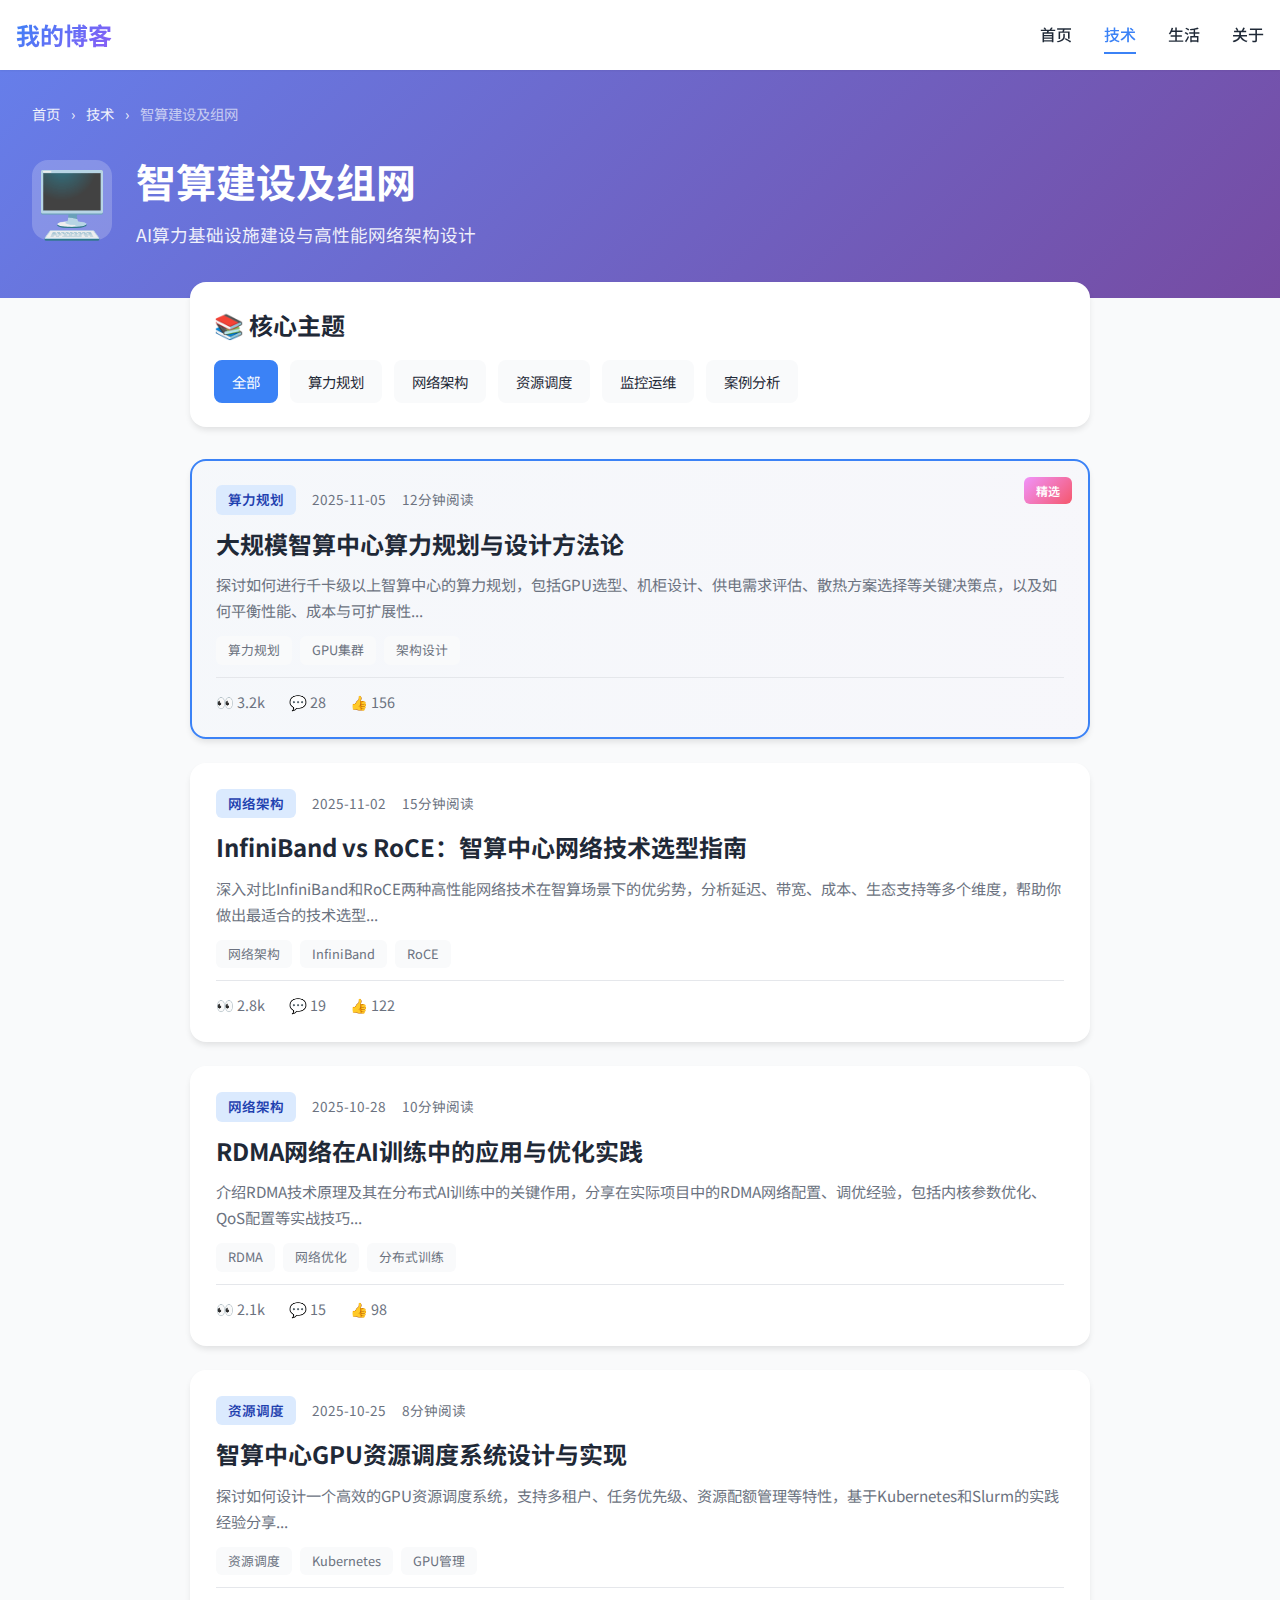
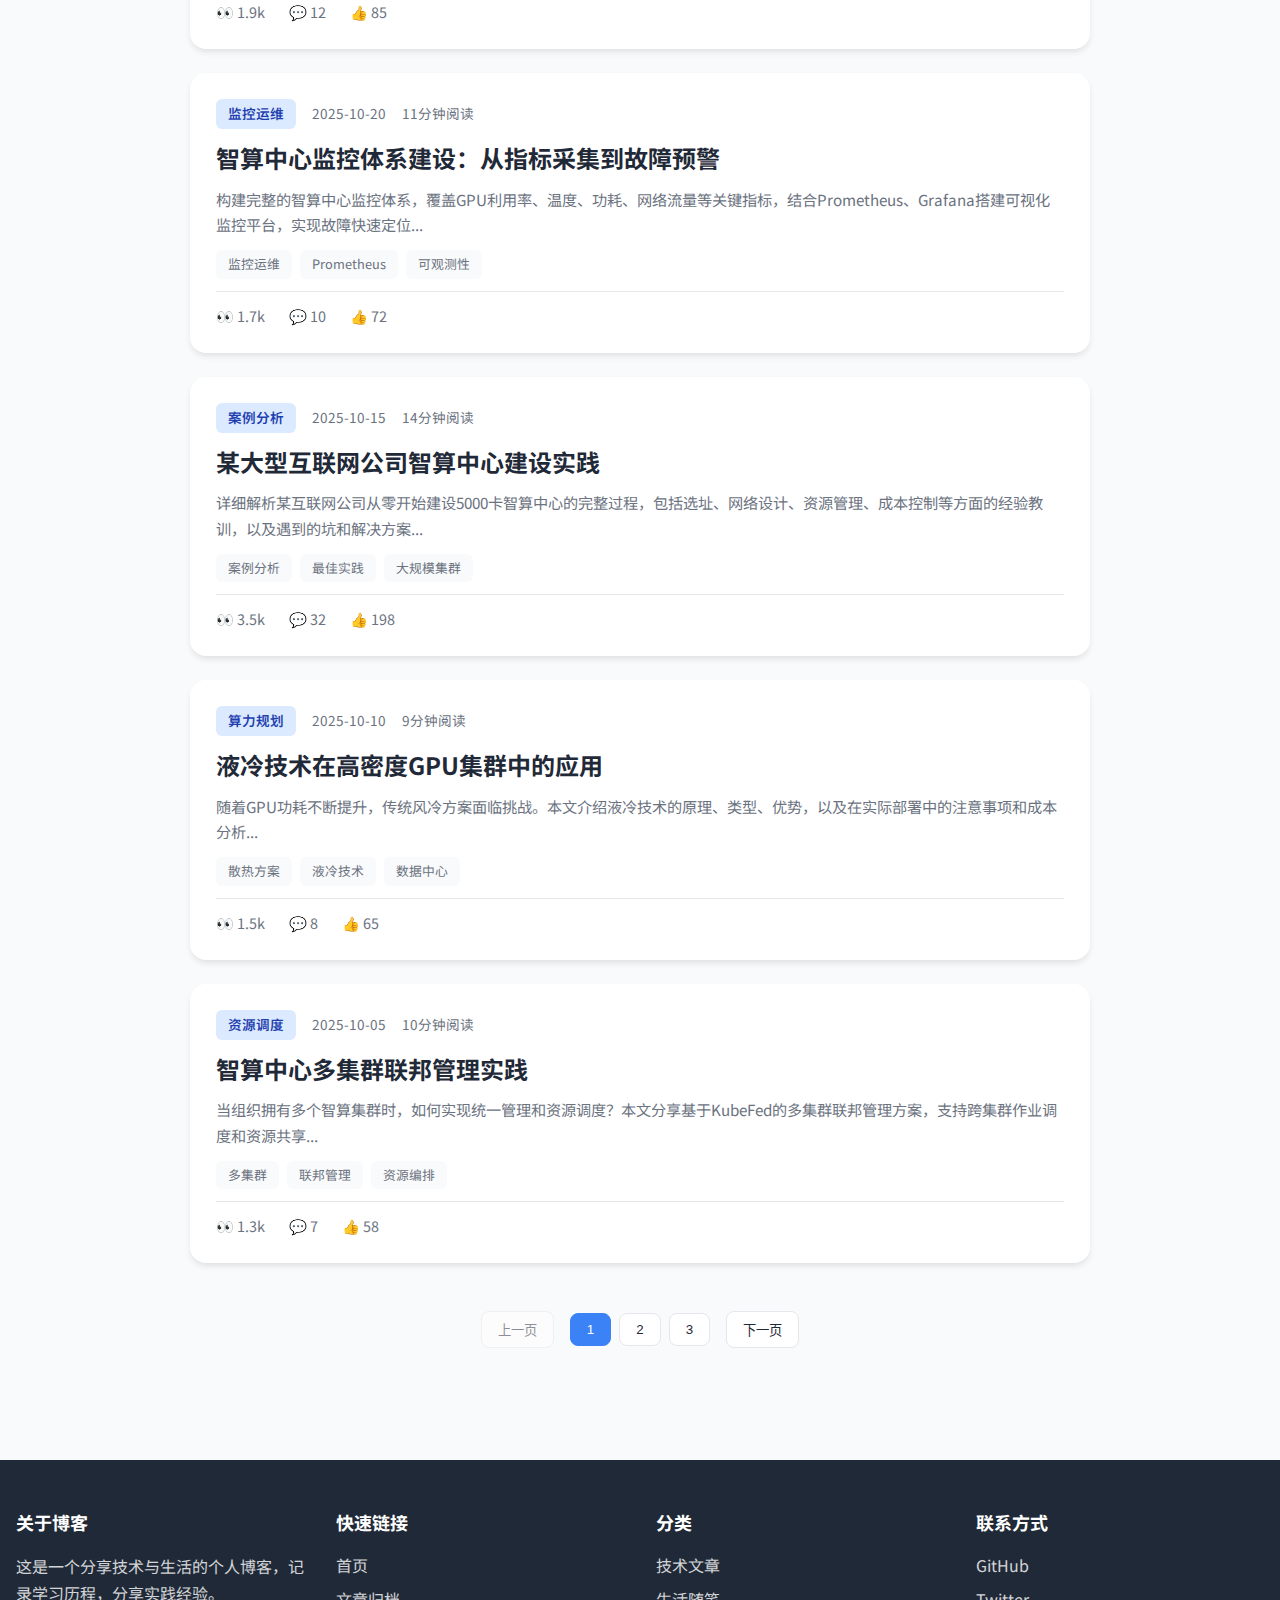
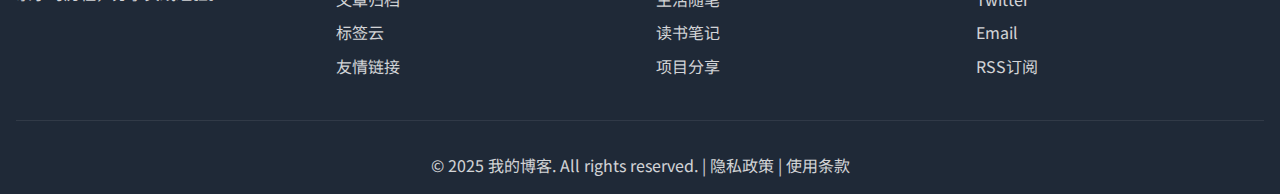
<file: ai-computing.html>
<!DOCTYPE html>
<html lang="zh-CN">
<head>
    <meta charset="UTF-8">
    <meta name="viewport" content="width=device-width, initial-scale=1.0">
    <title>智算建设及组网 - Astor的博客</title>
    <link rel="stylesheet" href="styles.css">
    <link rel="preconnect" href="https://fonts.googleapis.com">
    <link rel="preconnect" href="https://fonts.gstatic.com" crossorigin>
    <link href="https://fonts.googleapis.com/css2?family=Noto+Sans+SC:wght@300;400;500;700&display=swap" rel="stylesheet">
</head>
<body>
    <!-- 导航栏 -->
    <nav class="navbar">
        <div class="container">
            <div class="nav-wrapper">
                <div class="logo">
                    <a href="index.html" class="logo-link">我的博客</a>
                </div>
                <ul class="nav-menu">
                    <li><a href="index.html">首页</a></li>
                    <li><a href="#tech" class="active">技术</a></li>
                    <li><a href="#life">生活</a></li>
                    <li><a href="#about">关于</a></li>
                </ul>
                <div class="hamburger">
                    <span></span>
                    <span></span>
                    <span></span>
                </div>
            </div>
        </div>
    </nav>

    <!-- 页面头部 -->
    <header class="page-header">
        <div class="container">
            <div class="breadcrumb">
                <a href="index.html">首页</a>
                <span class="separator">›</span>
                <a href="index.html#tech">技术</a>
                <span class="separator">›</span>
                <span class="current">智算建设及组网</span>
            </div>
            <div class="category-header">
                <div class="category-icon-large">🖥️</div>
                <div class="category-header-text">
                    <h1>智算建设及组网</h1>
                    <p>AI算力基础设施建设与高性能网络架构设计</p>
                </div>
            </div>
        </div>
    </header>

    <!-- 主要内容区域 -->
    <main class="main-content">
        <div class="container">
            <div class="content-grid-single">
                <!-- 文章列表 -->
                <section class="article-list-section">
                    <!-- 核心主题概览 -->
                    <div class="topic-overview">
                        <h2>📚 核心主题</h2>
                        <div class="topic-tags">
                            <span class="topic-tag active">全部</span>
                            <span class="topic-tag">算力规划</span>
                            <span class="topic-tag">网络架构</span>
                            <span class="topic-tag">资源调度</span>
                            <span class="topic-tag">监控运维</span>
                            <span class="topic-tag">案例分析</span>
                        </div>
                    </div>

                    <!-- 文章列表 -->
                    <div class="article-list">
                        <!-- 文章项 1 -->
                        <article class="article-item featured">
                            <div class="article-badge">精选</div>
                            <div class="article-main">
                                <div class="article-meta">
                                    <span class="article-category">算力规划</span>
                                    <span class="article-date">2025-11-05</span>
                                    <span class="article-reading">12分钟阅读</span>
                                </div>
                                <h3 class="article-title">
                                    <a href="#">大规模智算中心算力规划与设计方法论</a>
                                </h3>
                                <p class="article-excerpt">
                                    探讨如何进行千卡级以上智算中心的算力规划，包括GPU选型、机柜设计、供电需求评估、散热方案选择等关键决策点，以及如何平衡性能、成本与可扩展性...
                                </p>
                                <div class="article-tags">
                                    <span class="mini-tag">算力规划</span>
                                    <span class="mini-tag">GPU集群</span>
                                    <span class="mini-tag">架构设计</span>
                                </div>
                                <div class="article-stats">
                                    <span>👀 3.2k</span>
                                    <span>💬 28</span>
                                    <span>👍 156</span>
                                </div>
                            </div>
                        </article>

                        <!-- 文章项 2 -->
                        <article class="article-item">
                            <div class="article-main">
                                <div class="article-meta">
                                    <span class="article-category">网络架构</span>
                                    <span class="article-date">2025-11-02</span>
                                    <span class="article-reading">15分钟阅读</span>
                                </div>
                                <h3 class="article-title">
                                    <a href="#">InfiniBand vs RoCE：智算中心网络技术选型指南</a>
                                </h3>
                                <p class="article-excerpt">
                                    深入对比InfiniBand和RoCE两种高性能网络技术在智算场景下的优劣势，分析延迟、带宽、成本、生态支持等多个维度，帮助你做出最适合的技术选型...
                                </p>
                                <div class="article-tags">
                                    <span class="mini-tag">网络架构</span>
                                    <span class="mini-tag">InfiniBand</span>
                                    <span class="mini-tag">RoCE</span>
                                </div>
                                <div class="article-stats">
                                    <span>👀 2.8k</span>
                                    <span>💬 19</span>
                                    <span>👍 122</span>
                                </div>
                            </div>
                        </article>

                        <!-- 文章项 3 -->
                        <article class="article-item">
                            <div class="article-main">
                                <div class="article-meta">
                                    <span class="article-category">网络架构</span>
                                    <span class="article-date">2025-10-28</span>
                                    <span class="article-reading">10分钟阅读</span>
                                </div>
                                <h3 class="article-title">
                                    <a href="#">RDMA网络在AI训练中的应用与优化实践</a>
                                </h3>
                                <p class="article-excerpt">
                                    介绍RDMA技术原理及其在分布式AI训练中的关键作用，分享在实际项目中的RDMA网络配置、调优经验，包括内核参数优化、QoS配置等实战技巧...
                                </p>
                                <div class="article-tags">
                                    <span class="mini-tag">RDMA</span>
                                    <span class="mini-tag">网络优化</span>
                                    <span class="mini-tag">分布式训练</span>
                                </div>
                                <div class="article-stats">
                                    <span>👀 2.1k</span>
                                    <span>💬 15</span>
                                    <span>👍 98</span>
                                </div>
                            </div>
                        </article>

                        <!-- 文章项 4 -->
                        <article class="article-item">
                            <div class="article-main">
                                <div class="article-meta">
                                    <span class="article-category">资源调度</span>
                                    <span class="article-date">2025-10-25</span>
                                    <span class="article-reading">8分钟阅读</span>
                                </div>
                                <h3 class="article-title">
                                    <a href="#">智算中心GPU资源调度系统设计与实现</a>
                                </h3>
                                <p class="article-excerpt">
                                    探讨如何设计一个高效的GPU资源调度系统，支持多租户、任务优先级、资源配额管理等特性，基于Kubernetes和Slurm的实践经验分享...
                                </p>
                                <div class="article-tags">
                                    <span class="mini-tag">资源调度</span>
                                    <span class="mini-tag">Kubernetes</span>
                                    <span class="mini-tag">GPU管理</span>
                                </div>
                                <div class="article-stats">
                                    <span>👀 1.9k</span>
                                    <span>💬 12</span>
                                    <span>👍 85</span>
                                </div>
                            </div>
                        </article>

                        <!-- 文章项 5 -->
                        <article class="article-item">
                            <div class="article-main">
                                <div class="article-meta">
                                    <span class="article-category">监控运维</span>
                                    <span class="article-date">2025-10-20</span>
                                    <span class="article-reading">11分钟阅读</span>
                                </div>
                                <h3 class="article-title">
                                    <a href="#">智算中心监控体系建设：从指标采集到故障预警</a>
                                </h3>
                                <p class="article-excerpt">
                                    构建完整的智算中心监控体系，覆盖GPU利用率、温度、功耗、网络流量等关键指标，结合Prometheus、Grafana搭建可视化监控平台，实现故障快速定位...
                                </p>
                                <div class="article-tags">
                                    <span class="mini-tag">监控运维</span>
                                    <span class="mini-tag">Prometheus</span>
                                    <span class="mini-tag">可观测性</span>
                                </div>
                                <div class="article-stats">
                                    <span>👀 1.7k</span>
                                    <span>💬 10</span>
                                    <span>👍 72</span>
                                </div>
                            </div>
                        </article>

                        <!-- 文章项 6 -->
                        <article class="article-item">
                            <div class="article-main">
                                <div class="article-meta">
                                    <span class="article-category">案例分析</span>
                                    <span class="article-date">2025-10-15</span>
                                    <span class="article-reading">14分钟阅读</span>
                                </div>
                                <h3 class="article-title">
                                    <a href="#">某大型互联网公司智算中心建设实践</a>
                                </h3>
                                <p class="article-excerpt">
                                    详细解析某互联网公司从零开始建设5000卡智算中心的完整过程，包括选址、网络设计、资源管理、成本控制等方面的经验教训，以及遇到的坑和解决方案...
                                </p>
                                <div class="article-tags">
                                    <span class="mini-tag">案例分析</span>
                                    <span class="mini-tag">最佳实践</span>
                                    <span class="mini-tag">大规模集群</span>
                                </div>
                                <div class="article-stats">
                                    <span>👀 3.5k</span>
                                    <span>💬 32</span>
                                    <span>👍 198</span>
                                </div>
                            </div>
                        </article>

                        <!-- 文章项 7 -->
                        <article class="article-item">
                            <div class="article-main">
                                <div class="article-meta">
                                    <span class="article-category">算力规划</span>
                                    <span class="article-date">2025-10-10</span>
                                    <span class="article-reading">9分钟阅读</span>
                                </div>
                                <h3 class="article-title">
                                    <a href="#">液冷技术在高密度GPU集群中的应用</a>
                                </h3>
                                <p class="article-excerpt">
                                    随着GPU功耗不断提升，传统风冷方案面临挑战。本文介绍液冷技术的原理、类型、优势，以及在实际部署中的注意事项和成本分析...
                                </p>
                                <div class="article-tags">
                                    <span class="mini-tag">散热方案</span>
                                    <span class="mini-tag">液冷技术</span>
                                    <span class="mini-tag">数据中心</span>
                                </div>
                                <div class="article-stats">
                                    <span>👀 1.5k</span>
                                    <span>💬 8</span>
                                    <span>👍 65</span>
                                </div>
                            </div>
                        </article>

                        <!-- 文章项 8 -->
                        <article class="article-item">
                            <div class="article-main">
                                <div class="article-meta">
                                    <span class="article-category">资源调度</span>
                                    <span class="article-date">2025-10-05</span>
                                    <span class="article-reading">10分钟阅读</span>
                                </div>
                                <h3 class="article-title">
                                    <a href="#">智算中心多集群联邦管理实践</a>
                                </h3>
                                <p class="article-excerpt">
                                    当组织拥有多个智算集群时，如何实现统一管理和资源调度？本文分享基于KubeFed的多集群联邦管理方案，支持跨集群作业调度和资源共享...
                                </p>
                                <div class="article-tags">
                                    <span class="mini-tag">多集群</span>
                                    <span class="mini-tag">联邦管理</span>
                                    <span class="mini-tag">资源编排</span>
                                </div>
                                <div class="article-stats">
                                    <span>👀 1.3k</span>
                                    <span>💬 7</span>
                                    <span>👍 58</span>
                                </div>
                            </div>
                        </article>
                    </div>

                    <!-- 分页 -->
                    <div class="pagination">
                        <button class="page-btn" disabled>上一页</button>
                        <div class="page-numbers">
                            <button class="page-num active">1</button>
                            <button class="page-num">2</button>
                            <button class="page-num">3</button>
                        </div>
                        <button class="page-btn">下一页</button>
                    </div>
                </section>
            </div>
        </div>
    </main>

    <!-- 页脚 -->
    <footer class="footer">
        <div class="container">
            <div class="footer-content">
                <div class="footer-section">
                    <h4>关于博客</h4>
                    <p>这是一个分享技术与生活的个人博客，记录学习历程，分享实践经验。</p>
                </div>
                <div class="footer-section">
                    <h4>快速链接</h4>
                    <ul>
                        <li><a href="index.html">首页</a></li>
                        <li><a href="#">文章归档</a></li>
                        <li><a href="#">标签云</a></li>
                        <li><a href="#">友情链接</a></li>
                    </ul>
                </div>
                <div class="footer-section">
                    <h4>分类</h4>
                    <ul>
                        <li><a href="#">技术文章</a></li>
                        <li><a href="#">生活随笔</a></li>
                        <li><a href="#">读书笔记</a></li>
                        <li><a href="#">项目分享</a></li>
                    </ul>
                </div>
                <div class="footer-section">
                    <h4>联系方式</h4>
                    <ul>
                        <li><a href="https://github.com/astor-oss" target="_blank">GitHub</a></li>
                        <li><a href="#">Twitter</a></li>
                        <li><a href="mailto:huzongxing0826@gmail.com">Email</a></li>
                        <li><a href="#">RSS订阅</a></li>
                    </ul>
                </div>
            </div>
            <div class="footer-bottom">
                <p>&copy; 2025 我的博客. All rights reserved. | <a href="#">隐私政策</a> | <a href="#">使用条款</a></p>
            </div>
        </div>
    </footer>

    <script src="script.js"></script>
</body>
</html>
</file>
<file: styles.css>
/* 全局样式 */
* {
    margin: 0;
    padding: 0;
    box-sizing: border-box;
}

:root {
    --primary-color: #3b82f6;
    --secondary-color: #8b5cf6;
    --accent-color: #06b6d4;
    --text-color: #1f2937;
    --text-light: #6b7280;
    --bg-color: #ffffff;
    --bg-secondary: #f9fafb;
    --border-color: #e5e7eb;
    --shadow-sm: 0 1px 2px 0 rgba(0, 0, 0, 0.05);
    --shadow-md: 0 4px 6px -1px rgba(0, 0, 0, 0.1);
    --shadow-lg: 0 10px 15px -3px rgba(0, 0, 0, 0.1);
    --shadow-xl: 0 20px 25px -5px rgba(0, 0, 0, 0.1);
    --radius-sm: 0.375rem;
    --radius-md: 0.5rem;
    --radius-lg: 0.75rem;
    --radius-xl: 1rem;
}

body {
    font-family: 'Noto Sans SC', -apple-system, BlinkMacSystemFont, 'Segoe UI', sans-serif;
    color: var(--text-color);
    background-color: var(--bg-secondary);
    line-height: 1.6;
}

.container {
    max-width: 1280px;
    margin: 0 auto;
    padding: 0 1rem;
}

/* 导航栏 */
.navbar {
    background-color: var(--bg-color);
    box-shadow: var(--shadow-sm);
    position: sticky;
    top: 0;
    z-index: 100;
}

.nav-wrapper {
    display: flex;
    justify-content: space-between;
    align-items: center;
    padding: 1rem 0;
}

.logo-link {
    font-size: 1.5rem;
    font-weight: 700;
    background: linear-gradient(135deg, var(--primary-color), var(--secondary-color));
    -webkit-background-clip: text;
    -webkit-text-fill-color: transparent;
    background-clip: text;
    text-decoration: none;
}

.nav-menu {
    display: flex;
    list-style: none;
    gap: 2rem;
}

.nav-menu a {
    text-decoration: none;
    color: var(--text-color);
    font-weight: 500;
    transition: color 0.3s ease;
    position: relative;
}

.nav-menu a:hover,
.nav-menu a.active {
    color: var(--primary-color);
}

.nav-menu a.active::after {
    content: '';
    position: absolute;
    bottom: -0.5rem;
    left: 0;
    right: 0;
    height: 2px;
    background: var(--primary-color);
}

.hamburger {
    display: none;
    flex-direction: column;
    gap: 4px;
    cursor: pointer;
}

.hamburger span {
    width: 25px;
    height: 3px;
    background-color: var(--text-color);
    border-radius: 2px;
    transition: 0.3s;
}

/* 个人介绍区域 */
.hero {
    background: linear-gradient(135deg, #667eea 0%, #764ba2 100%);
    padding: 3rem 1rem;
    color: white;
}

.hero-content {
    max-width: 900px;
    margin: 0 auto;
}

.intro-section {
    display: flex;
    gap: 2.5rem;
    align-items: center;
    background: rgba(255, 255, 255, 0.1);
    backdrop-filter: blur(10px);
    padding: 2.5rem;
    border-radius: var(--radius-xl);
    border: 1px solid rgba(255, 255, 255, 0.2);
}

.avatar-large {
    width: 160px;
    height: 160px;
    border-radius: 50%;
    overflow: hidden;
    border: 4px solid rgba(255, 255, 255, 0.3);
    flex-shrink: 0;
    box-shadow: var(--shadow-xl);
}

.avatar-large img {
    width: 100%;
    height: 100%;
    object-fit: cover;
}

.intro-text {
    flex: 1;
}

.intro-name {
    font-size: 2rem;
    font-weight: 700;
    margin-bottom: 0.5rem;
}

.intro-title {
    font-size: 1.125rem;
    margin-bottom: 1rem;
    opacity: 0.95;
    color: #e0e7ff;
}

.intro-bio {
    font-size: 1rem;
    line-height: 1.7;
    margin-bottom: 1.5rem;
    opacity: 0.9;
}

.intro-stats {
    display: flex;
    gap: 2rem;
    margin-bottom: 1.5rem;
}

.stat-item {
    display: flex;
    flex-direction: column;
    align-items: flex-start;
}

.stat-number {
    font-size: 1.5rem;
    font-weight: 700;
    line-height: 1;
}

.stat-label {
    font-size: 0.875rem;
    opacity: 0.8;
    margin-top: 0.25rem;
}

.intro-links {
    display: flex;
    gap: 1rem;
}

.intro-link {
    padding: 0.5rem 1.25rem;
    background: rgba(255, 255, 255, 0.2);
    color: white;
    text-decoration: none;
    border-radius: var(--radius-md);
    font-weight: 500;
    transition: all 0.3s ease;
    border: 1px solid rgba(255, 255, 255, 0.3);
}

.intro-link:hover {
    background: rgba(255, 255, 255, 0.3);
    transform: translateY(-2px);
}

/* 主要内容区域 */
.main-content {
    padding: 3rem 0;
}

.content-grid {
    display: grid;
    grid-template-columns: 1fr 350px;
    gap: 2rem;
}

/* 文章列表 */
.section-header {
    display: flex;
    justify-content: space-between;
    align-items: center;
    margin-bottom: 2rem;
}

.section-title {
    font-size: 1.875rem;
    font-weight: 700;
    color: var(--text-color);
}

.view-all {
    color: var(--primary-color);
    text-decoration: none;
    font-weight: 600;
    transition: gap 0.3s ease;
    display: inline-flex;
    align-items: center;
}

.view-all:hover {
    gap: 0.5rem;
}

.post-card {
    background-color: var(--bg-color);
    border-radius: var(--radius-xl);
    overflow: hidden;
    box-shadow: var(--shadow-md);
    margin-bottom: 2rem;
    transition: transform 0.3s ease, box-shadow 0.3s ease;
}

.post-card:hover {
    transform: translateY(-4px);
    box-shadow: var(--shadow-xl);
}

.post-card.featured {
    border: 2px solid var(--primary-color);
}

.post-card.compact {
    display: flex;
    padding: 1.75rem 2rem;
}

.post-card.compact .post-content {
    padding: 0;
    width: 100%;
}

.post-card.compact .post-footer {
    margin-top: 1.5rem;
}

.post-card.compact.featured {
    border: 2px solid var(--primary-color);
}

.post-image {
    position: relative;
    height: 250px;
    overflow: hidden;
}

.post-image img {
    width: 100%;
    height: 100%;
    object-fit: cover;
    transition: transform 0.3s ease;
}

.post-card:hover .post-image img {
    transform: scale(1.05);
}

.featured-badge {
    position: absolute;
    top: 1rem;
    right: 1rem;
    background: linear-gradient(135deg, #f093fb 0%, #f5576c 100%);
    color: white;
    padding: 0.5rem 1rem;
    border-radius: var(--radius-md);
    font-size: 0.875rem;
    font-weight: 600;
    box-shadow: var(--shadow-md);
}

.post-content {
    padding: 1.5rem;
}

.post-meta {
    display: flex;
    gap: 1rem;
    align-items: center;
    margin-bottom: 1rem;
}

.category {
    padding: 0.25rem 0.75rem;
    border-radius: var(--radius-sm);
    font-size: 0.875rem;
    font-weight: 600;
}

.category.tech {
    background-color: #dbeafe;
    color: #1e40af;
}

.category.life {
    background-color: #fce7f3;
    color: #be185d;
}

.date {
    font-size: 0.875rem;
    color: var(--text-light);
}

.post-title {
    font-size: 1.5rem;
    font-weight: 700;
    margin-bottom: 0.75rem;
    color: var(--text-color);
}

.post-excerpt {
    color: var(--text-light);
    line-height: 1.7;
    margin-bottom: 1rem;
}

.post-footer {
    display: flex;
    justify-content: space-between;
    align-items: center;
    padding-top: 1rem;
    border-top: 1px solid var(--border-color);
}

.post-stats {
    display: flex;
    gap: 1rem;
    font-size: 0.875rem;
    color: var(--text-light);
}

.read-more {
    color: var(--primary-color);
    font-weight: 600;
    text-decoration: none;
    transition: gap 0.3s ease;
    display: inline-flex;
    align-items: center;
}

.read-more:hover {
    gap: 0.5rem;
}

.docs-note {
    background-color: var(--bg-secondary);
    border: 1px dashed var(--border-color);
    border-radius: var(--radius-lg);
    padding: 1.25rem 1.5rem;
    color: var(--text-light);
    font-size: 0.95rem;
}

.docs-section {
    margin-top: 4rem;
    background-color: var(--bg-color);
    border-radius: var(--radius-xl);
    box-shadow: var(--shadow-md);
    padding: 2.5rem 2rem;
}

.docs-section .section-header {
    margin-bottom: 1.5rem;
}

.docs-actions {
    display: flex;
    align-items: center;
    gap: 1rem;
}

.docs-tabs {
    display: flex;
    flex-wrap: wrap;
    gap: 1rem;
    margin-bottom: 1.5rem;
}

.doc-tab {
    padding: 0.75rem 1.5rem;
    border-radius: var(--radius-md);
    border: 1px solid var(--border-color);
    background-color: var(--bg-secondary);
    color: var(--text-color);
    font-weight: 600;
    cursor: pointer;
    transition: all 0.3s ease;
    box-shadow: var(--shadow-sm);
}

.doc-tab:hover {
    background-color: var(--primary-color);
    color: white;
    border-color: var(--primary-color);
}

.doc-tab.active {
    background: linear-gradient(135deg, var(--primary-color), var(--secondary-color));
    color: white;
    border-color: transparent;
    box-shadow: var(--shadow-lg);
}

.doc-content {
    background-color: var(--bg-secondary);
    border-radius: var(--radius-lg);
    padding: 2rem;
    border: 1px solid var(--border-color);
    box-shadow: inset 0 1px 2px rgba(0, 0, 0, 0.04);
    overflow-x: auto;
}

.doc-content h1,
.doc-content h2,
.doc-content h3,
.doc-content h4 {
    margin-top: 1.5rem;
    margin-bottom: 0.75rem;
    color: var(--text-color);
}

.doc-content p,
.doc-content li {
    color: var(--text-light);
    line-height: 1.8;
}

.doc-content pre {
    background-color: #0f172a;
    color: #e2e8f0;
    padding: 1rem;
    border-radius: var(--radius-md);
    overflow-x: auto;
    margin: 1rem 0;
}

.doc-content code {
    background-color: rgba(15, 23, 42, 0.9);
    color: #f8fafc;
    padding: 0.2rem 0.4rem;
    border-radius: var(--radius-sm);
}

.doc-content .mermaid-embed {
    background-color: var(--bg-color);
    border: 1px solid var(--border-color);
    border-radius: var(--radius-lg);
    padding: 1.5rem;
    margin: 1.75rem 0;
    box-shadow: var(--shadow-sm);
}

.doc-content .mermaid-embed img,
.doc-content .mermaid-embed svg {
    max-width: 100%;
    height: auto;
    display: block;
    margin: 0 auto;
}

.doc-content table {
    width: 100%;
    border-collapse: collapse;
    margin: 1.5rem 0;
    background-color: white;
    border-radius: var(--radius-md);
    overflow: hidden;
    box-shadow: var(--shadow-sm);
}

.doc-content th,
.doc-content td {
    padding: 0.75rem 1rem;
    border-bottom: 1px solid var(--border-color);
    text-align: left;
}

.doc-loading {
    text-align: center;
    color: var(--text-light);
    padding: 2rem 0;
}

.doc-error {
    color: #dc2626;
    padding: 1.5rem;
    border-radius: var(--radius-md);
    background-color: #fee2e2;
    border: 1px solid #fecaca;
}

.doc-hero {
    background: linear-gradient(135deg, #1e3a8a 0%, #3b82f6 100%);
    color: white;
    padding: 3rem 0 2.5rem;
}

.doc-hero-content {
    max-width: 860px;
}

.doc-breadcrumb {
    display: flex;
    align-items: center;
    gap: 0.5rem;
    font-size: 0.95rem;
    opacity: 0.85;
    margin-bottom: 1rem;
}

.doc-breadcrumb a {
    color: #bfdbfe;
    text-decoration: none;
}

.doc-breadcrumb a:hover {
    text-decoration: underline;
}

.doc-hero h1 {
    font-size: 2.25rem;
    font-weight: 700;
    margin-bottom: 1rem;
}

.doc-hero p {
    font-size: 1.05rem;
    line-height: 1.8;
    margin-bottom: 1.5rem;
    opacity: 0.95;
}

.doc-meta {
    display: flex;
    flex-wrap: wrap;
    gap: 1rem;
    align-items: center;
    font-size: 0.95rem;
    opacity: 0.9;
}

.doc-meta .intro-link {
    background: rgba(255, 255, 255, 0.15);
    border-color: rgba(255, 255, 255, 0.4);
}

.doc-meta .intro-link:hover {
    background: rgba(255, 255, 255, 0.25);
}

.doc-article {
    margin-top: 3rem;
}

.doc-article .doc-content {
    background-color: var(--bg-color);
    border-radius: var(--radius-xl);
    box-shadow: var(--shadow-md);
}

.hidden {
    display: none !important;
}

/* 分页 */
.pagination {
    display: flex;
    justify-content: center;
    align-items: center;
    gap: 1rem;
    margin-top: 3rem;
}

.page-btn,
.page-num {
    padding: 0.5rem 1rem;
    border: 1px solid var(--border-color);
    background-color: var(--bg-color);
    color: var(--text-color);
    border-radius: var(--radius-md);
    cursor: pointer;
    transition: all 0.3s ease;
    font-weight: 500;
}

.page-btn:hover:not(:disabled),
.page-num:hover {
    background-color: var(--primary-color);
    color: white;
    border-color: var(--primary-color);
}

.page-btn:disabled {
    opacity: 0.5;
    cursor: not-allowed;
}

.page-num.active {
    background-color: var(--primary-color);
    color: white;
    border-color: var(--primary-color);
}

.page-numbers {
    display: flex;
    gap: 0.5rem;
    align-items: center;
}

/* 侧边栏 */
.sidebar-widget {
    background-color: var(--bg-color);
    border-radius: var(--radius-xl);
    padding: 1.5rem;
    margin-bottom: 1.5rem;
    box-shadow: var(--shadow-md);
}

.widget-title {
    font-size: 1.25rem;
    font-weight: 700;
    margin-bottom: 1rem;
    color: var(--text-color);
}

/* 关于我 */
.about-widget {
    text-align: center;
}

.avatar {
    width: 100px;
    height: 100px;
    margin: 0 auto 1rem;
    border-radius: 50%;
    overflow: hidden;
    border: 3px solid var(--primary-color);
}

.avatar img {
    width: 100%;
    height: 100%;
    object-fit: cover;
}

.about-widget p {
    color: var(--text-light);
    line-height: 1.7;
    margin-bottom: 1rem;
}

.social-links {
    display: flex;
    justify-content: center;
    gap: 1rem;
}

.social-links a {
    font-size: 1.5rem;
    text-decoration: none;
    transition: transform 0.3s ease;
}

.social-links a:hover {
    transform: scale(1.2);
}

/* 技术分类 */
.tech-categories-widget {
    background: linear-gradient(135deg, rgba(59, 130, 246, 0.05), rgba(139, 92, 246, 0.05));
    border: 1px solid rgba(59, 130, 246, 0.2);
}

.tech-categories {
    display: flex;
    flex-direction: column;
    gap: 0.75rem;
}

.tech-category {
    display: flex;
    align-items: center;
    gap: 1rem;
    padding: 1rem;
    background-color: var(--bg-color);
    border: 1px solid var(--border-color);
    border-radius: var(--radius-md);
    text-decoration: none;
    transition: all 0.3s ease;
    cursor: pointer;
}

.tech-category:hover {
    border-color: var(--primary-color);
    transform: translateX(5px);
    box-shadow: var(--shadow-md);
}

.category-icon {
    font-size: 2rem;
    flex-shrink: 0;
    width: 3rem;
    height: 3rem;
    display: flex;
    align-items: center;
    justify-content: center;
    background: linear-gradient(135deg, var(--primary-color), var(--secondary-color));
    border-radius: var(--radius-md);
    box-shadow: var(--shadow-sm);
}

.category-info {
    flex: 1;
}

.category-info h4 {
    font-size: 1rem;
    font-weight: 600;
    color: var(--text-color);
    margin-bottom: 0.25rem;
}

.category-info span {
    font-size: 0.8rem;
    color: var(--text-light);
    line-height: 1.4;
}

/* 标签 */
.tags-widget {
    display: flex;
    flex-wrap: wrap;
    gap: 0.5rem;
}

.tag {
    padding: 0.5rem 1rem;
    background-color: var(--bg-secondary);
    color: var(--text-color);
    border-radius: var(--radius-md);
    text-decoration: none;
    font-size: 0.875rem;
    transition: all 0.3s ease;
}

.tag:hover {
    background-color: var(--primary-color);
    color: white;
    transform: translateY(-2px);
}

/* 热门文章 */
.popular-posts {
    display: flex;
    flex-direction: column;
    gap: 1rem;
}

.popular-post {
    display: flex;
    gap: 1rem;
    text-decoration: none;
    padding: 0.75rem;
    border-radius: var(--radius-md);
    transition: background-color 0.3s ease;
}

.popular-post:hover {
    background-color: var(--bg-secondary);
}

.post-number {
    display: flex;
    align-items: center;
    justify-content: center;
    width: 2rem;
    height: 2rem;
    background: linear-gradient(135deg, var(--primary-color), var(--secondary-color));
    color: white;
    border-radius: 50%;
    font-weight: 700;
    flex-shrink: 0;
}

.popular-post-content h4 {
    font-size: 0.9rem;
    font-weight: 600;
    color: var(--text-color);
    margin-bottom: 0.25rem;
    line-height: 1.4;
}

.popular-post-views {
    font-size: 0.75rem;
    color: var(--text-light);
}

/* 订阅 */
.subscribe-widget {
    background: linear-gradient(135deg, #667eea 0%, #764ba2 100%);
    color: white;
}

.subscribe-widget .widget-title {
    color: white;
}

.subscribe-widget p {
    margin-bottom: 1rem;
    opacity: 0.9;
}

.subscribe-form {
    display: flex;
    flex-direction: column;
    gap: 0.75rem;
}

.subscribe-form input {
    padding: 0.75rem;
    border: none;
    border-radius: var(--radius-md);
    font-size: 0.9rem;
    outline: none;
}

.subscribe-form button {
    padding: 0.75rem;
    background-color: white;
    color: var(--primary-color);
    border: none;
    border-radius: var(--radius-md);
    font-weight: 600;
    cursor: pointer;
    transition: transform 0.2s ease;
}

.subscribe-form button:hover {
    transform: translateY(-2px);
}

/* 页脚 */
.footer {
    background-color: var(--text-color);
    color: white;
    padding: 3rem 0 1rem;
    margin-top: 4rem;
}

.footer-content {
    display: grid;
    grid-template-columns: repeat(auto-fit, minmax(200px, 1fr));
    gap: 2rem;
    margin-bottom: 2rem;
}

.footer-section h4 {
    margin-bottom: 1rem;
    font-size: 1.125rem;
}

.footer-section p {
    opacity: 0.8;
    line-height: 1.7;
}

.footer-section ul {
    list-style: none;
}

.footer-section ul li {
    margin-bottom: 0.5rem;
}

.footer-section a {
    color: white;
    text-decoration: none;
    opacity: 0.8;
    transition: opacity 0.3s ease;
}

.footer-section a:hover {
    opacity: 1;
}

.footer-bottom {
    text-align: center;
    padding-top: 2rem;
    border-top: 1px solid rgba(255, 255, 255, 0.1);
    opacity: 0.8;
}

.footer-bottom a {
    color: white;
    text-decoration: none;
}

/* 子页面样式 */
.page-header {
    background: linear-gradient(135deg, #667eea 0%, #764ba2 100%);
    padding: 2rem 1rem 3rem;
    color: white;
}

.breadcrumb {
    font-size: 0.9rem;
    margin-bottom: 1.5rem;
    opacity: 0.9;
}

.breadcrumb a {
    color: white;
    text-decoration: none;
    transition: opacity 0.3s;
}

.breadcrumb a:hover {
    opacity: 0.8;
}

.breadcrumb .separator {
    margin: 0 0.5rem;
}

.breadcrumb .current {
    opacity: 0.7;
}

.category-header {
    display: flex;
    align-items: center;
    gap: 1.5rem;
}

.category-icon-large {
    font-size: 4rem;
    width: 5rem;
    height: 5rem;
    display: flex;
    align-items: center;
    justify-content: center;
    background: rgba(255, 255, 255, 0.2);
    border-radius: var(--radius-xl);
    flex-shrink: 0;
}

.category-header-text h1 {
    font-size: 2.5rem;
    margin-bottom: 0.5rem;
}

.category-header-text p {
    font-size: 1.1rem;
    opacity: 0.9;
}

.content-grid-single {
    max-width: 900px;
    margin: 0 auto;
}

/* 主题概览 */
.topic-overview {
    background-color: var(--bg-color);
    padding: 1.5rem;
    border-radius: var(--radius-xl);
    margin-bottom: 2rem;
    box-shadow: var(--shadow-md);
}

.topic-overview h2 {
    font-size: 1.5rem;
    margin-bottom: 1rem;
    color: var(--text-color);
}

.topic-tags {
    display: flex;
    flex-wrap: wrap;
    gap: 0.75rem;
}

.topic-tag {
    padding: 0.5rem 1rem;
    background-color: var(--bg-secondary);
    border: 2px solid transparent;
    border-radius: var(--radius-md);
    font-size: 0.9rem;
    cursor: pointer;
    transition: all 0.3s ease;
    color: var(--text-color);
}

.topic-tag:hover {
    background-color: rgba(59, 130, 246, 0.1);
    border-color: var(--primary-color);
}

.topic-tag.active {
    background-color: var(--primary-color);
    color: white;
    border-color: var(--primary-color);
}

/* 文章列表 */
.article-list-section {
    margin-top: -4rem;
    position: relative;
    z-index: 1;
}

.article-list {
    display: flex;
    flex-direction: column;
    gap: 1.5rem;
}

.article-item {
    background-color: var(--bg-color);
    border-radius: var(--radius-xl);
    padding: 1.5rem;
    box-shadow: var(--shadow-md);
    transition: all 0.3s ease;
    position: relative;
    border: 2px solid transparent;
}

.article-item:hover {
    transform: translateY(-4px);
    box-shadow: var(--shadow-xl);
    border-color: var(--primary-color);
}

.article-item.featured {
    border-color: var(--primary-color);
    background: linear-gradient(to right, rgba(59, 130, 246, 0.02), rgba(139, 92, 246, 0.02));
}

.article-badge {
    position: absolute;
    top: 1rem;
    right: 1rem;
    background: linear-gradient(135deg, #f093fb 0%, #f5576c 100%);
    color: white;
    padding: 0.25rem 0.75rem;
    border-radius: var(--radius-sm);
    font-size: 0.75rem;
    font-weight: 600;
}

.article-main {
    display: flex;
    flex-direction: column;
    gap: 0.75rem;
}

.article-meta {
    display: flex;
    gap: 1rem;
    align-items: center;
    flex-wrap: wrap;
}

.article-category {
    padding: 0.25rem 0.75rem;
    background-color: #dbeafe;
    color: #1e40af;
    border-radius: var(--radius-sm);
    font-size: 0.85rem;
    font-weight: 600;
}

.article-date,
.article-reading {
    font-size: 0.85rem;
    color: var(--text-light);
}

.article-title {
    font-size: 1.5rem;
    font-weight: 700;
    line-height: 1.4;
    margin: 0;
}

.article-title a {
    color: var(--text-color);
    text-decoration: none;
    transition: color 0.3s ease;
}

.article-title a:hover {
    color: var(--primary-color);
}

.article-excerpt {
    color: var(--text-light);
    line-height: 1.7;
    font-size: 0.95rem;
}

.article-tags {
    display: flex;
    gap: 0.5rem;
    flex-wrap: wrap;
}

.mini-tag {
    padding: 0.25rem 0.75rem;
    background-color: var(--bg-secondary);
    color: var(--text-light);
    border-radius: var(--radius-sm);
    font-size: 0.8rem;
}

.article-stats {
    display: flex;
    gap: 1.5rem;
    font-size: 0.9rem;
    color: var(--text-light);
    padding-top: 0.75rem;
    border-top: 1px solid var(--border-color);
}

/* 响应式设计 */
@media (max-width: 1024px) {
    .content-grid {
        grid-template-columns: 1fr;
    }

    .sidebar {
        order: -1;
    }
}

@media (max-width: 768px) {
    .intro-section {
        flex-direction: column;
        text-align: center;
        padding: 1.5rem;
    }

    .avatar-large {
        width: 120px;
        height: 120px;
    }

    .intro-name {
        font-size: 1.5rem;
    }

    .intro-stats {
        justify-content: center;
        gap: 1.5rem;
    }

    .stat-item {
        align-items: center;
    }

    .intro-links {
        justify-content: center;
        flex-wrap: wrap;
    }

    .nav-menu {
        display: none;
    }

    .hamburger {
        display: flex;
    }

    .post-image {
        height: 200px;
    }

    .post-title {
        font-size: 1.25rem;
    }

    .footer-content {
        grid-template-columns: 1fr;
    }

    .pagination {
        flex-wrap: wrap;
    }

    .section-header {
        flex-direction: column;
        gap: 1rem;
        align-items: flex-start;
    }

    /* 子页面响应式 */
    .category-header {
        flex-direction: column;
        text-align: center;
    }

    .category-icon-large {
        width: 4rem;
        height: 4rem;
        font-size: 3rem;
    }

    .category-header-text h1 {
        font-size: 1.8rem;
    }

    .category-header-text p {
        font-size: 1rem;
    }

    .article-title {
        font-size: 1.25rem;
    }

    .article-item {
        padding: 1rem;
    }
}

@media (max-width: 480px) {
    .hero {
        padding: 2rem 1rem;
    }

    .intro-section {
        padding: 1rem;
    }

    .intro-name {
        font-size: 1.25rem;
    }

    .intro-stats {
        gap: 1rem;
    }

    .section-title {
        font-size: 1.5rem;
    }

    .post-content {
        padding: 1rem;
    }

    .sidebar-widget {
        padding: 1rem;
    }

    .tech-category {
        padding: 0.75rem;
        gap: 0.75rem;
    }

    .category-icon {
        width: 2.5rem;
        height: 2.5rem;
        font-size: 1.5rem;
    }

    .category-info h4 {
        font-size: 0.9rem;
    }

    .category-info span {
        font-size: 0.75rem;
    }

    /* 子页面小屏幕 */
    .category-header-text h1 {
        font-size: 1.5rem;
    }

    .category-icon-large {
        width: 3.5rem;
        height: 3.5rem;
        font-size: 2.5rem;
    }

    .article-title {
        font-size: 1.1rem;
    }

    .article-meta {
        font-size: 0.8rem;
    }

    .article-excerpt {
        font-size: 0.9rem;
    }

    .topic-overview {
        padding: 1rem;
    }
}
</file>
